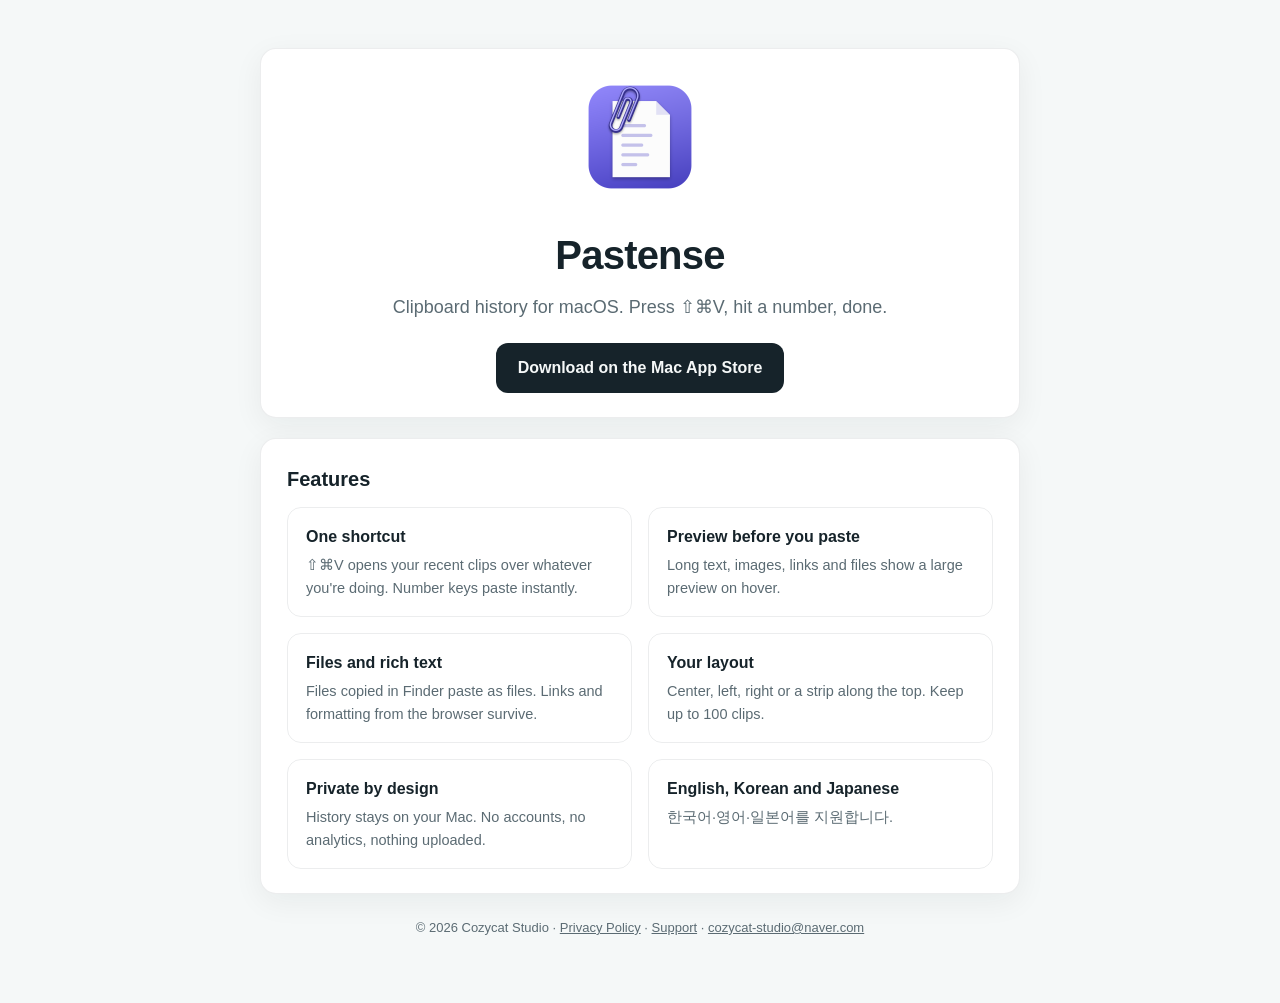
<file: index.html>
<!doctype html>
<html lang="en">
<head>
<meta charset="utf-8">
<meta name="viewport" content="width=device-width, initial-scale=1">
<title>Pastense — Clipboard history, one key away</title>
<meta name="description" content="Pastense keeps everything you copy on your Mac and pastes it back with ⇧⌘V. Text, links, images and files. Free on the Mac App Store.">
<link rel="icon" href="assets/icon-256.png">
<link rel="stylesheet" href="style.css">
<style>
  .hero { text-align: center; display: block; }
  .hero img { width: 128px; height: 128px; border-radius: 28px; }
  .hero h1 { font-size: 40px; margin: 14px 0 6px; letter-spacing: -0.02em; }
  .tagline { color: var(--muted); font-size: 18px; margin: 0 0 22px; }
  .cta { display: inline-flex; align-items: center; gap: 10px; background: var(--text); color: var(--bg); text-decoration: none;
    padding: 12px 22px; border-radius: 12px; font-weight: 600; font-size: 16px; }
  .grid { display: grid; grid-template-columns: repeat(2, 1fr); gap: 16px; margin-top: 8px; }
  .card { border: 1px solid var(--line); border-radius: 14px; padding: 16px 18px; }
  .card h3 { margin: 0 0 4px; color: var(--text); font-size: 16px; }
  .card p { margin: 0; color: var(--muted); font-size: 14.5px; }
  @media (max-width: 640px) { .grid { grid-template-columns: 1fr; } .hero h1 { font-size: 32px; } }
</style>
</head>
<body>
<div class="wrap">
  <section class="hero">
    <img src="assets/icon.png" alt="Pastense icon">
    <h1>Pastense</h1>
    <p class="tagline">Clipboard history for macOS. Press ⇧⌘V, hit a number, done.</p>
    <!-- App Store Connect 앱 ID 6817559659. 출시 전까지는 스토어 페이지가 열리지 않는다. -->
    <a class="cta" href="https://apps.apple.com/app/pastense/id6817559659">Download on the Mac App Store</a>
  </section>

  <section>
    <h2>Features</h2>
    <div class="grid">
      <div class="card"><h3>One shortcut</h3><p>⇧⌘V opens your recent clips over whatever you're doing. Number keys paste instantly.</p></div>
      <div class="card"><h3>Preview before you paste</h3><p>Long text, images, links and files show a large preview on hover.</p></div>
      <div class="card"><h3>Files and rich text</h3><p>Files copied in Finder paste as files. Links and formatting from the browser survive.</p></div>
      <div class="card"><h3>Your layout</h3><p>Center, left, right or a strip along the top. Keep up to 100 clips.</p></div>
      <div class="card"><h3>Private by design</h3><p>History stays on your Mac. No accounts, no analytics, nothing uploaded.</p></div>
      <div class="card"><h3>English, Korean and Japanese</h3><p>한국어·영어·일본어를 지원합니다.</p></div>
    </div>
  </section>

  <footer>© 2026 Cozycat Studio · <a href="privacy.html">Privacy Policy</a> · <a href="support.html">Support</a> · <a href="mailto:cozycat-studio@naver.com">cozycat-studio@naver.com</a></footer>
</div>
</body>
</html>
</file>
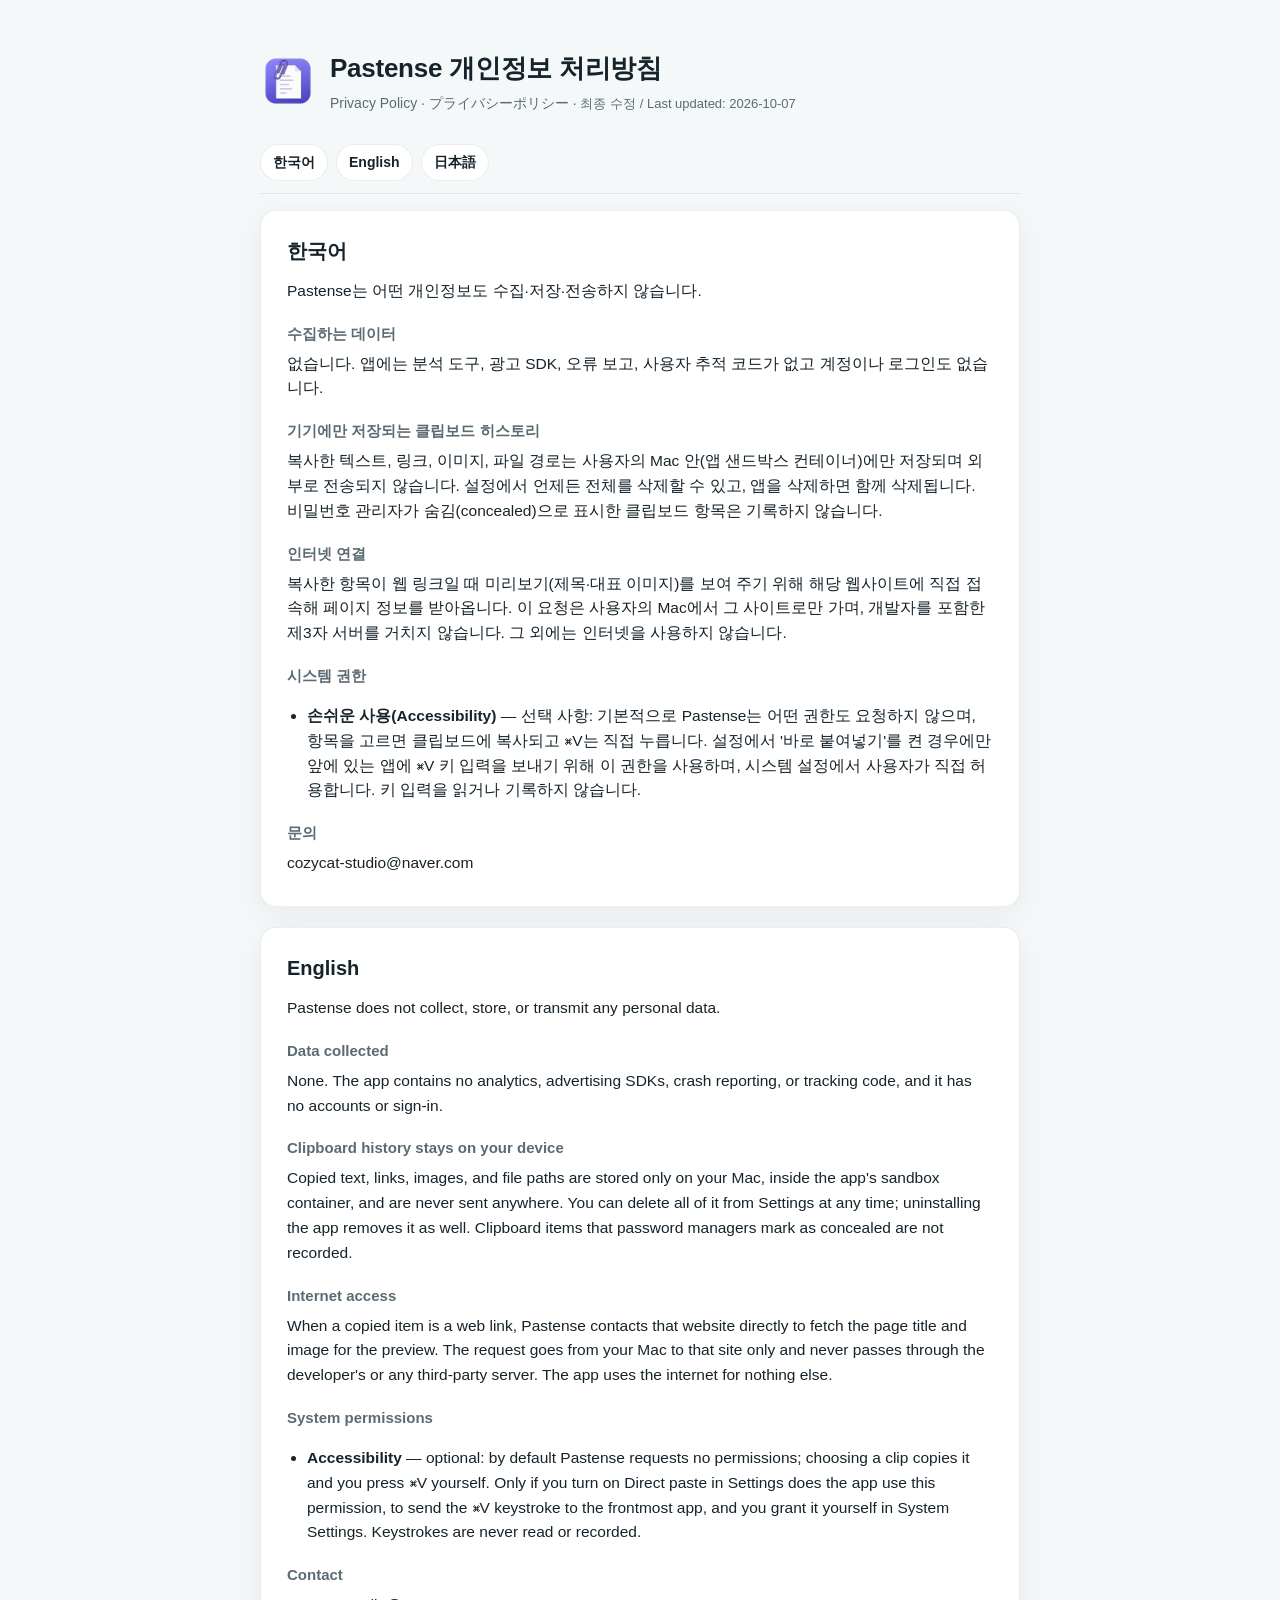
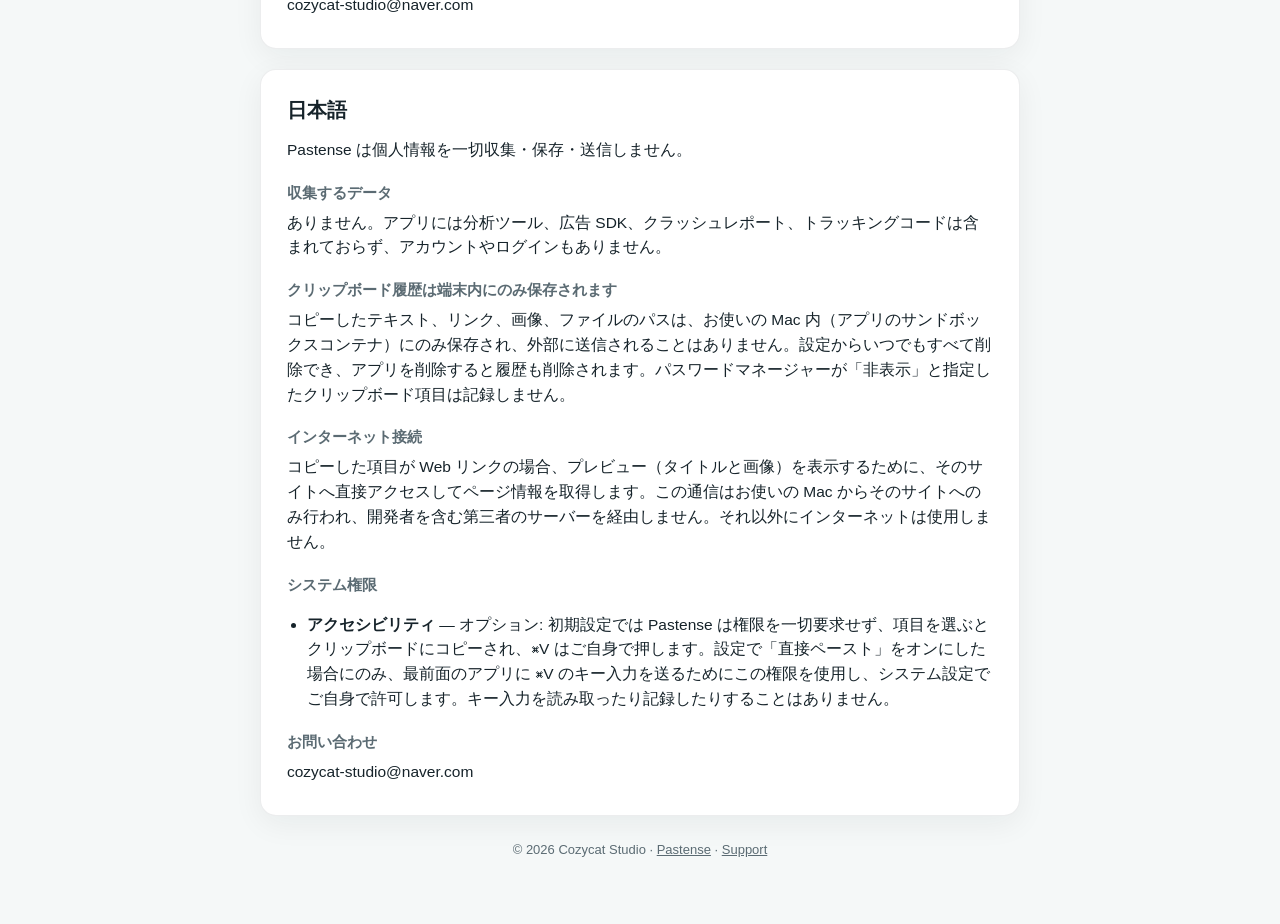
<file: privacy.html>
<!doctype html>
<html lang="ko">
<head>
<meta charset="utf-8">
<meta name="viewport" content="width=device-width, initial-scale=1">
<title>Pastense — 개인정보 처리방침 / Privacy Policy / プライバシーポリシー</title>
<link rel="icon" href="assets/icon-256.png">
<link rel="stylesheet" href="style.css">
</head>
<body>
<div class="wrap">
  <header>
    <img src="assets/icon-256.png" alt="">
    <div>
      <h1>Pastense 개인정보 처리방침</h1>
      <p>Privacy Policy · プライバシーポリシー · <span class="updated">최종 수정 / Last updated: 2026-10-07</span></p>
    </div>
  </header>

  <nav class="langs" aria-label="언어 / Language">
    <a href="#ko">한국어</a>
    <a href="#en">English</a>
    <a href="#ja">日本語</a>
  </nav>

  <section lang="ko" id="ko">
    <h2>한국어</h2>
    <p>Pastense는 어떤 개인정보도 수집·저장·전송하지 않습니다.</p>
    <h3>수집하는 데이터</h3>
    <p>없습니다. 앱에는 분석 도구, 광고 SDK, 오류 보고, 사용자 추적 코드가 없고 계정이나 로그인도 없습니다.</p>
    <h3>기기에만 저장되는 클립보드 히스토리</h3>
    <p>복사한 텍스트, 링크, 이미지, 파일 경로는 사용자의 Mac 안(앱 샌드박스 컨테이너)에만 저장되며 외부로 전송되지 않습니다. 설정에서 언제든 전체를 삭제할 수 있고, 앱을 삭제하면 함께 삭제됩니다. 비밀번호 관리자가 숨김(concealed)으로 표시한 클립보드 항목은 기록하지 않습니다.</p>
    <h3>인터넷 연결</h3>
    <p>복사한 항목이 웹 링크일 때 미리보기(제목·대표 이미지)를 보여 주기 위해 해당 웹사이트에 직접 접속해 페이지 정보를 받아옵니다. 이 요청은 사용자의 Mac에서 그 사이트로만 가며, 개발자를 포함한 제3자 서버를 거치지 않습니다. 그 외에는 인터넷을 사용하지 않습니다.</p>
    <h3>시스템 권한</h3>
    <ul>
      <li><strong>손쉬운 사용(Accessibility)</strong> — 선택 사항: 기본적으로 Pastense는 어떤 권한도 요청하지 않으며, 항목을 고르면 클립보드에 복사되고 ⌘V는 직접 누릅니다. 설정에서 '바로 붙여넣기'를 켠 경우에만 앞에 있는 앱에 ⌘V 키 입력을 보내기 위해 이 권한을 사용하며, 시스템 설정에서 사용자가 직접 허용합니다. 키 입력을 읽거나 기록하지 않습니다.</li>
    </ul>
    <h3>문의</h3>
    <p>cozycat-studio@naver.com</p>
  </section>

  <section lang="en" id="en">
    <h2>English</h2>
    <p>Pastense does not collect, store, or transmit any personal data.</p>
    <h3>Data collected</h3>
    <p>None. The app contains no analytics, advertising SDKs, crash reporting, or tracking code, and it has no accounts or sign-in.</p>
    <h3>Clipboard history stays on your device</h3>
    <p>Copied text, links, images, and file paths are stored only on your Mac, inside the app's sandbox container, and are never sent anywhere. You can delete all of it from Settings at any time; uninstalling the app removes it as well. Clipboard items that password managers mark as concealed are not recorded.</p>
    <h3>Internet access</h3>
    <p>When a copied item is a web link, Pastense contacts that website directly to fetch the page title and image for the preview. The request goes from your Mac to that site only and never passes through the developer's or any third-party server. The app uses the internet for nothing else.</p>
    <h3>System permissions</h3>
    <ul>
      <li><strong>Accessibility</strong> — optional: by default Pastense requests no permissions; choosing a clip copies it and you press ⌘V yourself. Only if you turn on Direct paste in Settings does the app use this permission, to send the ⌘V keystroke to the frontmost app, and you grant it yourself in System Settings. Keystrokes are never read or recorded.</li>
    </ul>
    <h3>Contact</h3>
    <p>cozycat-studio@naver.com</p>
  </section>

  <section lang="ja" id="ja">
    <h2>日本語</h2>
    <p>Pastense は個人情報を一切収集・保存・送信しません。</p>
    <h3>収集するデータ</h3>
    <p>ありません。アプリには分析ツール、広告 SDK、クラッシュレポート、トラッキングコードは含まれておらず、アカウントやログインもありません。</p>
    <h3>クリップボード履歴は端末内にのみ保存されます</h3>
    <p>コピーしたテキスト、リンク、画像、ファイルのパスは、お使いの Mac 内（アプリのサンドボックスコンテナ）にのみ保存され、外部に送信されることはありません。設定からいつでもすべて削除でき、アプリを削除すると履歴も削除されます。パスワードマネージャーが「非表示」と指定したクリップボード項目は記録しません。</p>
    <h3>インターネット接続</h3>
    <p>コピーした項目が Web リンクの場合、プレビュー（タイトルと画像）を表示するために、そのサイトへ直接アクセスしてページ情報を取得します。この通信はお使いの Mac からそのサイトへのみ行われ、開発者を含む第三者のサーバーを経由しません。それ以外にインターネットは使用しません。</p>
    <h3>システム権限</h3>
    <ul>
      <li><strong>アクセシビリティ</strong> — オプション: 初期設定では Pastense は権限を一切要求せず、項目を選ぶとクリップボードにコピーされ、⌘V はご自身で押します。設定で「直接ペースト」をオンにした場合にのみ、最前面のアプリに ⌘V のキー入力を送るためにこの権限を使用し、システム設定でご自身で許可します。キー入力を読み取ったり記録したりすることはありません。</li>
    </ul>
    <h3>お問い合わせ</h3>
    <p>cozycat-studio@naver.com</p>
  </section>

  <footer>© 2026 Cozycat Studio · <a href="index.html">Pastense</a> · <a href="support.html">Support</a></footer>
</div>
</body>
</html>
</file>
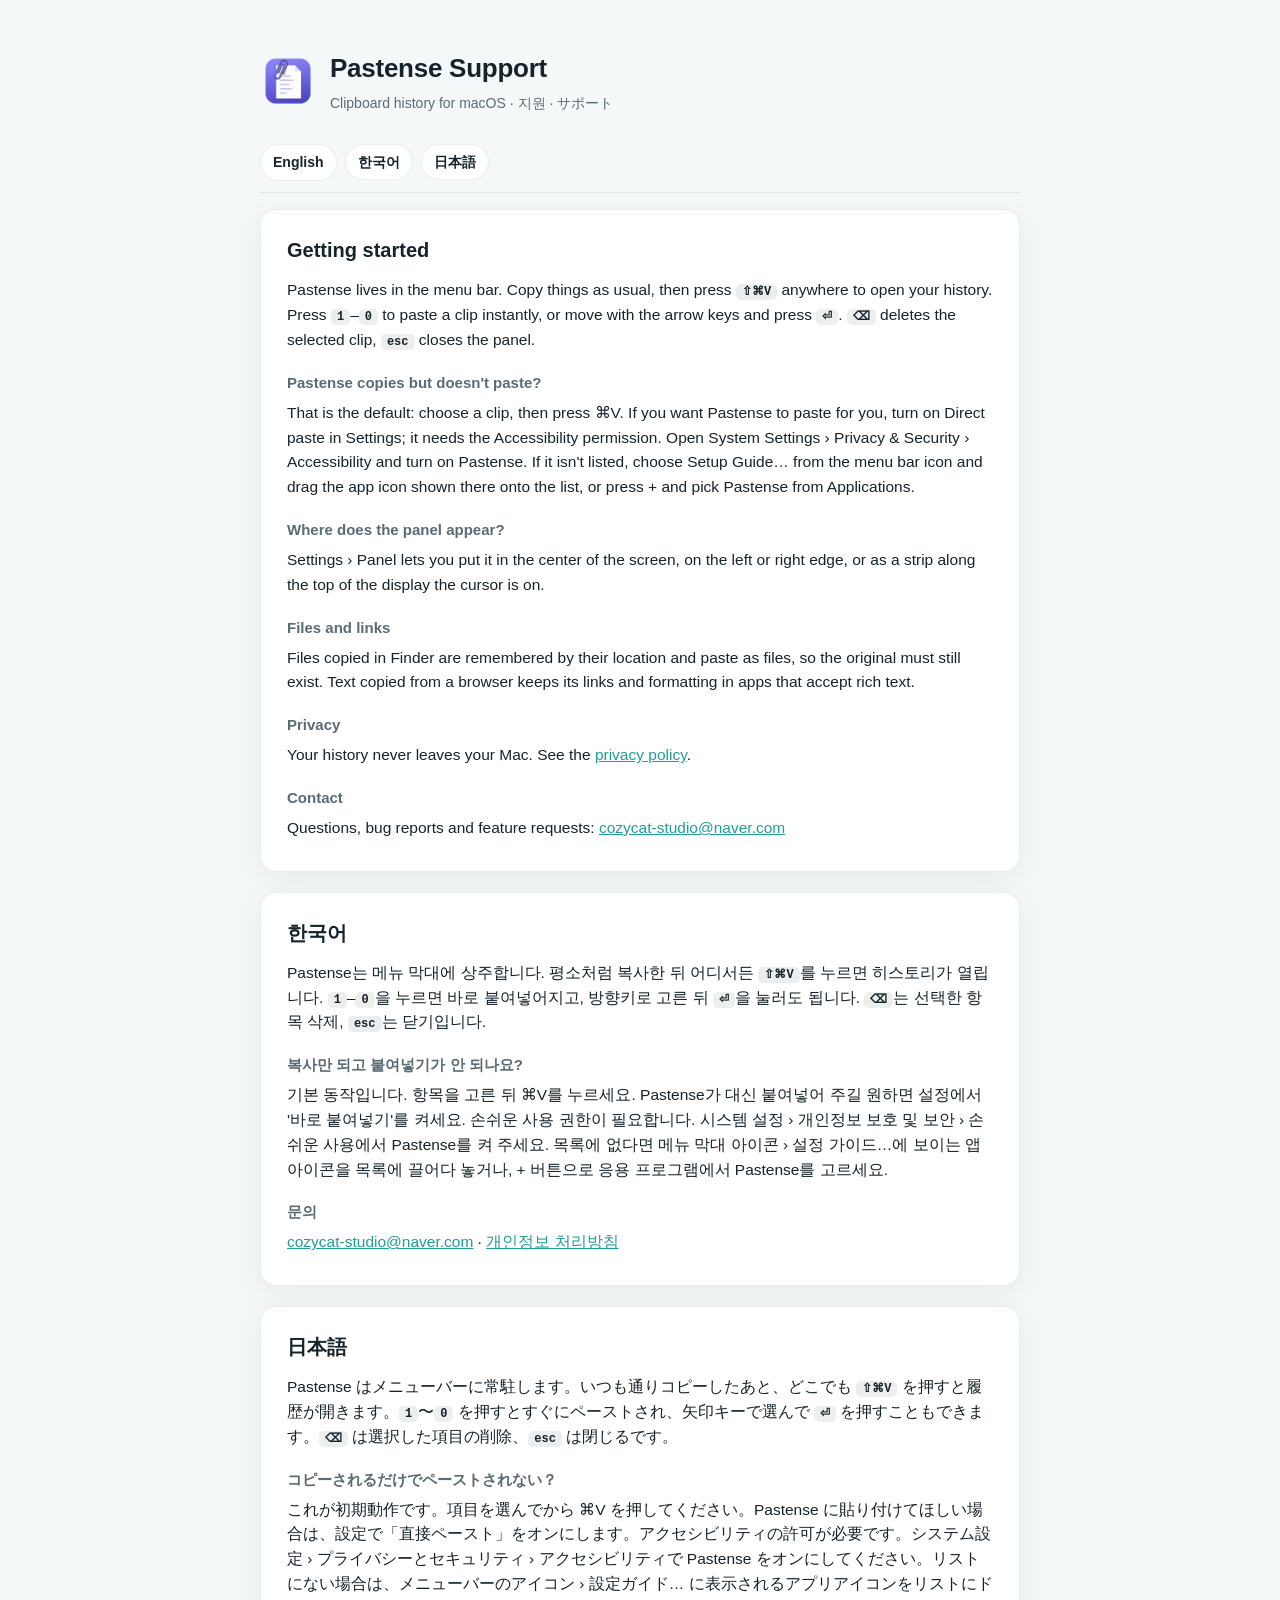
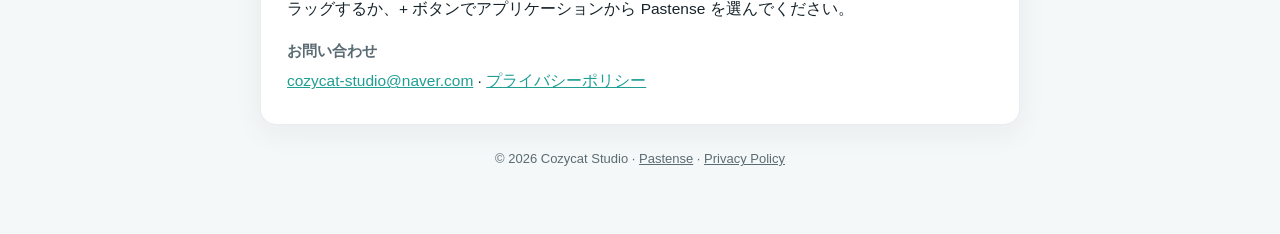
<file: support.html>
<!doctype html>
<html lang="en">
<head>
<meta charset="utf-8">
<meta name="viewport" content="width=device-width, initial-scale=1">
<title>Pastense — Support</title>
<meta name="description" content="Pastense is a menu bar clipboard manager for macOS. Press ⇧⌘V and paste anything you copied before. Support and contact.">
<link rel="icon" href="assets/icon-256.png">
<link rel="stylesheet" href="style.css">
</head>
<body>
<div class="wrap">
  <header>
    <img src="assets/icon-256.png" alt="">
    <div>
      <h1>Pastense Support</h1>
      <p>Clipboard history for macOS · 지원 · サポート</p>
    </div>
  </header>

  <nav class="langs" aria-label="Language / 언어">
    <a href="#en">English</a>
    <a href="#ko">한국어</a>
    <a href="#ja">日本語</a>
  </nav>

  <section lang="en" id="en">
    <h2>Getting started</h2>
    <p>Pastense lives in the menu bar. Copy things as usual, then press <kbd>⇧⌘V</kbd> anywhere to open your history. Press <kbd>1</kbd>–<kbd>0</kbd> to paste a clip instantly, or move with the arrow keys and press <kbd>⏎</kbd>. <kbd>⌫</kbd> deletes the selected clip, <kbd>esc</kbd> closes the panel.</p>
    <h3>Pastense copies but doesn't paste?</h3>
    <p>That is the default: choose a clip, then press ⌘V. If you want Pastense to paste for you, turn on Direct paste in Settings; it needs the Accessibility permission. Open System Settings › Privacy &amp; Security › Accessibility and turn on Pastense. If it isn't listed, choose Setup Guide… from the menu bar icon and drag the app icon shown there onto the list, or press + and pick Pastense from Applications.</p>
    <h3>Where does the panel appear?</h3>
    <p>Settings › Panel lets you put it in the center of the screen, on the left or right edge, or as a strip along the top of the display the cursor is on.</p>
    <h3>Files and links</h3>
    <p>Files copied in Finder are remembered by their location and paste as files, so the original must still exist. Text copied from a browser keeps its links and formatting in apps that accept rich text.</p>
    <h3>Privacy</h3>
    <p>Your history never leaves your Mac. See the <a href="privacy.html">privacy policy</a>.</p>
    <h3>Contact</h3>
    <p>Questions, bug reports and feature requests: <a href="mailto:cozycat-studio@naver.com">cozycat-studio@naver.com</a></p>
  </section>

  <section lang="ko" id="ko">
    <h2>한국어</h2>
    <p>Pastense는 메뉴 막대에 상주합니다. 평소처럼 복사한 뒤 어디서든 <kbd>⇧⌘V</kbd>를 누르면 히스토리가 열립니다. <kbd>1</kbd>–<kbd>0</kbd>을 누르면 바로 붙여넣어지고, 방향키로 고른 뒤 <kbd>⏎</kbd>을 눌러도 됩니다. <kbd>⌫</kbd>는 선택한 항목 삭제, <kbd>esc</kbd>는 닫기입니다.</p>
    <h3>복사만 되고 붙여넣기가 안 되나요?</h3>
    <p>기본 동작입니다. 항목을 고른 뒤 ⌘V를 누르세요. Pastense가 대신 붙여넣어 주길 원하면 설정에서 '바로 붙여넣기'를 켜세요. 손쉬운 사용 권한이 필요합니다. 시스템 설정 › 개인정보 보호 및 보안 › 손쉬운 사용에서 Pastense를 켜 주세요. 목록에 없다면 메뉴 막대 아이콘 › 설정 가이드…에 보이는 앱 아이콘을 목록에 끌어다 놓거나, + 버튼으로 응용 프로그램에서 Pastense를 고르세요.</p>
    <h3>문의</h3>
    <p><a href="mailto:cozycat-studio@naver.com">cozycat-studio@naver.com</a> · <a href="privacy.html">개인정보 처리방침</a></p>
  </section>

  <section lang="ja" id="ja">
    <h2>日本語</h2>
    <p>Pastense はメニューバーに常駐します。いつも通りコピーしたあと、どこでも <kbd>⇧⌘V</kbd> を押すと履歴が開きます。<kbd>1</kbd>〜<kbd>0</kbd> を押すとすぐにペーストされ、矢印キーで選んで <kbd>⏎</kbd> を押すこともできます。<kbd>⌫</kbd> は選択した項目の削除、<kbd>esc</kbd> は閉じるです。</p>
    <h3>コピーされるだけでペーストされない？</h3>
    <p>これが初期動作です。項目を選んでから ⌘V を押してください。Pastense に貼り付けてほしい場合は、設定で「直接ペースト」をオンにします。アクセシビリティの許可が必要です。システム設定 › プライバシーとセキュリティ › アクセシビリティで Pastense をオンにしてください。リストにない場合は、メニューバーのアイコン › 設定ガイド… に表示されるアプリアイコンをリストにドラッグするか、+ ボタンでアプリケーションから Pastense を選んでください。</p>
    <h3>お問い合わせ</h3>
    <p><a href="mailto:cozycat-studio@naver.com">cozycat-studio@naver.com</a> · <a href="privacy.html#ja">プライバシーポリシー</a></p>
  </section>

  <footer>© 2026 Cozycat Studio · <a href="index.html">Pastense</a> · <a href="privacy.html">Privacy Policy</a></footer>
</div>
</body>
</html>
</file>
<file: style.css>
:root { --bg: #f5f8f8; --card: #ffffff; --text: #16232a; --muted: #5b6b73; --accent: #1f9e94; --line: rgba(22,35,42,.08); --shadow: 0 8px 30px rgba(22,35,42,.06); }
@media (prefers-color-scheme: dark) {
  :root { --bg: #0f1719; --card: #172124; --text: #eef4f4; --muted: #97a8ad; --accent: #4fd1c5; --line: rgba(255,255,255,.08); --shadow: none; }
}
html, body { margin: 0; background: var(--bg); color: var(--text);
  font-family: -apple-system, BlinkMacSystemFont, "Apple SD Gothic Neo", "Pretendard", "Segoe UI", sans-serif; line-height: 1.6; }
a { color: var(--accent); }
.wrap { max-width: 760px; margin: 0 auto; padding: 48px 20px 64px; }
header { display: flex; align-items: center; gap: 14px; margin-bottom: 28px; }
header img { width: 56px; height: 56px; border-radius: 14px; }
header h1 { font-size: 26px; margin: 0; letter-spacing: -0.01em; }
header p { margin: 2px 0 0; color: var(--muted); font-size: 14px; }
section { background: var(--card); border: 1px solid var(--line); border-radius: 16px; padding: 24px 26px; margin-bottom: 20px; box-shadow: var(--shadow); }
h2 { font-size: 20px; margin: 0 0 12px; }
h3 { font-size: 15px; margin: 18px 0 6px; color: var(--muted); font-weight: 600; }
p, li { font-size: 15.5px; margin: 6px 0; }
ul { padding-left: 20px; }
kbd { font: 600 12px -apple-system, "SF Mono", Menlo, monospace; padding: 1px 6px; border-radius: 5px; background: var(--line); }
.updated { color: var(--muted); font-size: 13px; }
footer { color: var(--muted); font-size: 13px; text-align: center; margin-top: 24px; }
footer a { color: var(--muted); }

/* language index: sticks to the top so any section is one tap away */
nav.langs { position: sticky; top: 0; z-index: 2; display: flex; gap: 8px; flex-wrap: wrap; padding: 10px 0 12px; margin: -8px 0 16px;
  background: var(--bg); border-bottom: 1px solid var(--line); }
nav.langs a { text-decoration: none; font-size: 14px; font-weight: 600; color: var(--text); padding: 6px 12px; border-radius: 999px;
  border: 1px solid var(--line); background: var(--card); }
nav.langs a:hover { border-color: var(--accent); color: var(--accent); }
html { scroll-behavior: smooth; }
section[id] { scroll-margin-top: 64px; }
</file>
